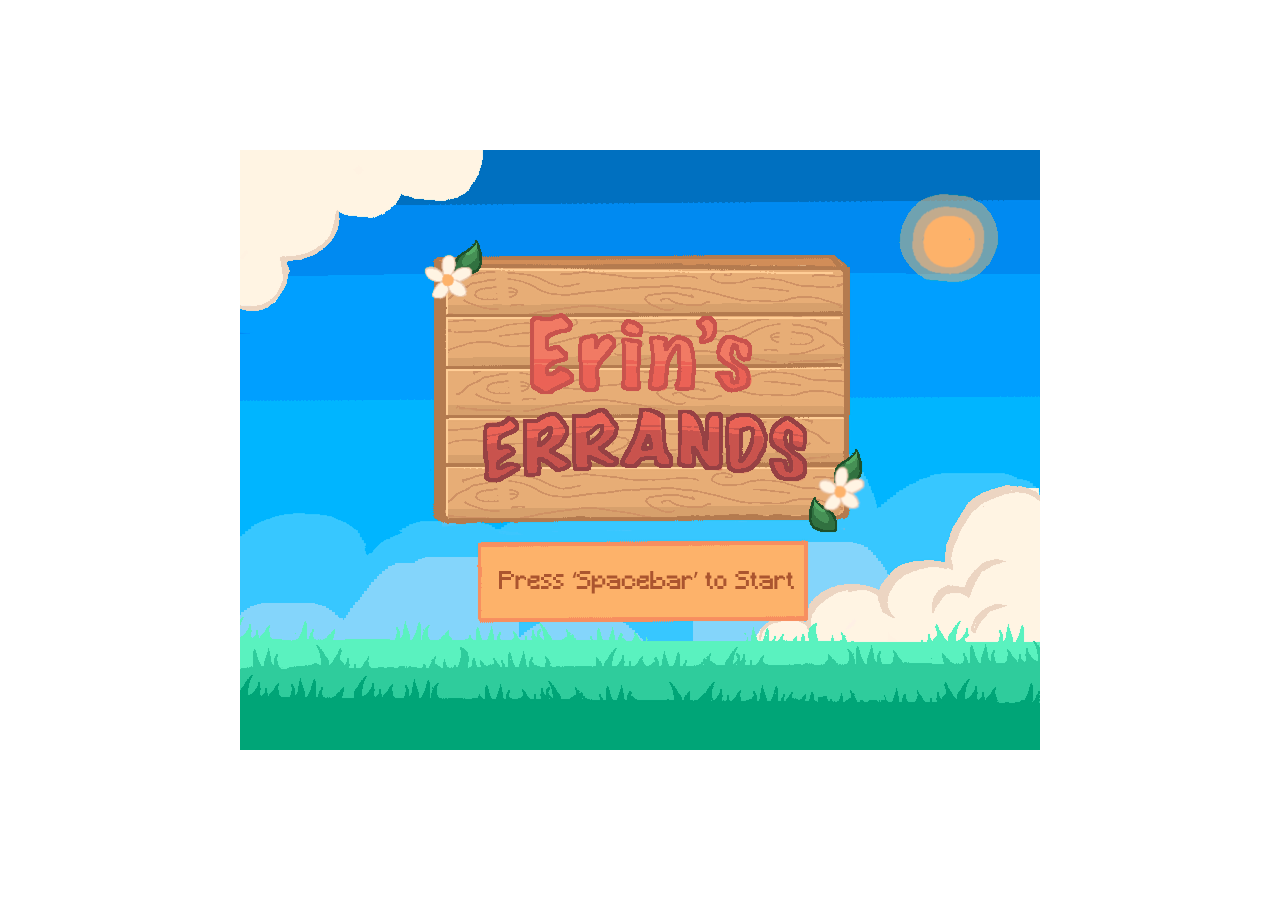
<file: index.html>
<!DOCTYPE html>
<html lang="en">
  <head>
    <meta charset="utf-8" />
    <meta name="viewport" content="width=device-width, initial-scale=1.0" />

    <title>Sketch</title>

    <link rel="stylesheet" type="text/css" href="style.css" />

    <script src="libraries/p5.min.js"></script>
    <script src="libraries/p5.sound.min.js"></script>

    <link rel="shortcut icon" href="#" />
  </head>

  <body>
    <script src="sketch.js"></script>
    <script src="drawcharacter.js"></script>
    <script src="drawbackground.js"></script>
    <script src="collisions.js"></script>
    <script src="drawui.js"></script>
    <script src="drawscreens.js"></script>
    <script src="somacheck.js"></script>
    <script src="playsound.js"></script>
    <script src="dialogue.js"></script>
  </body>
</html>
</file>
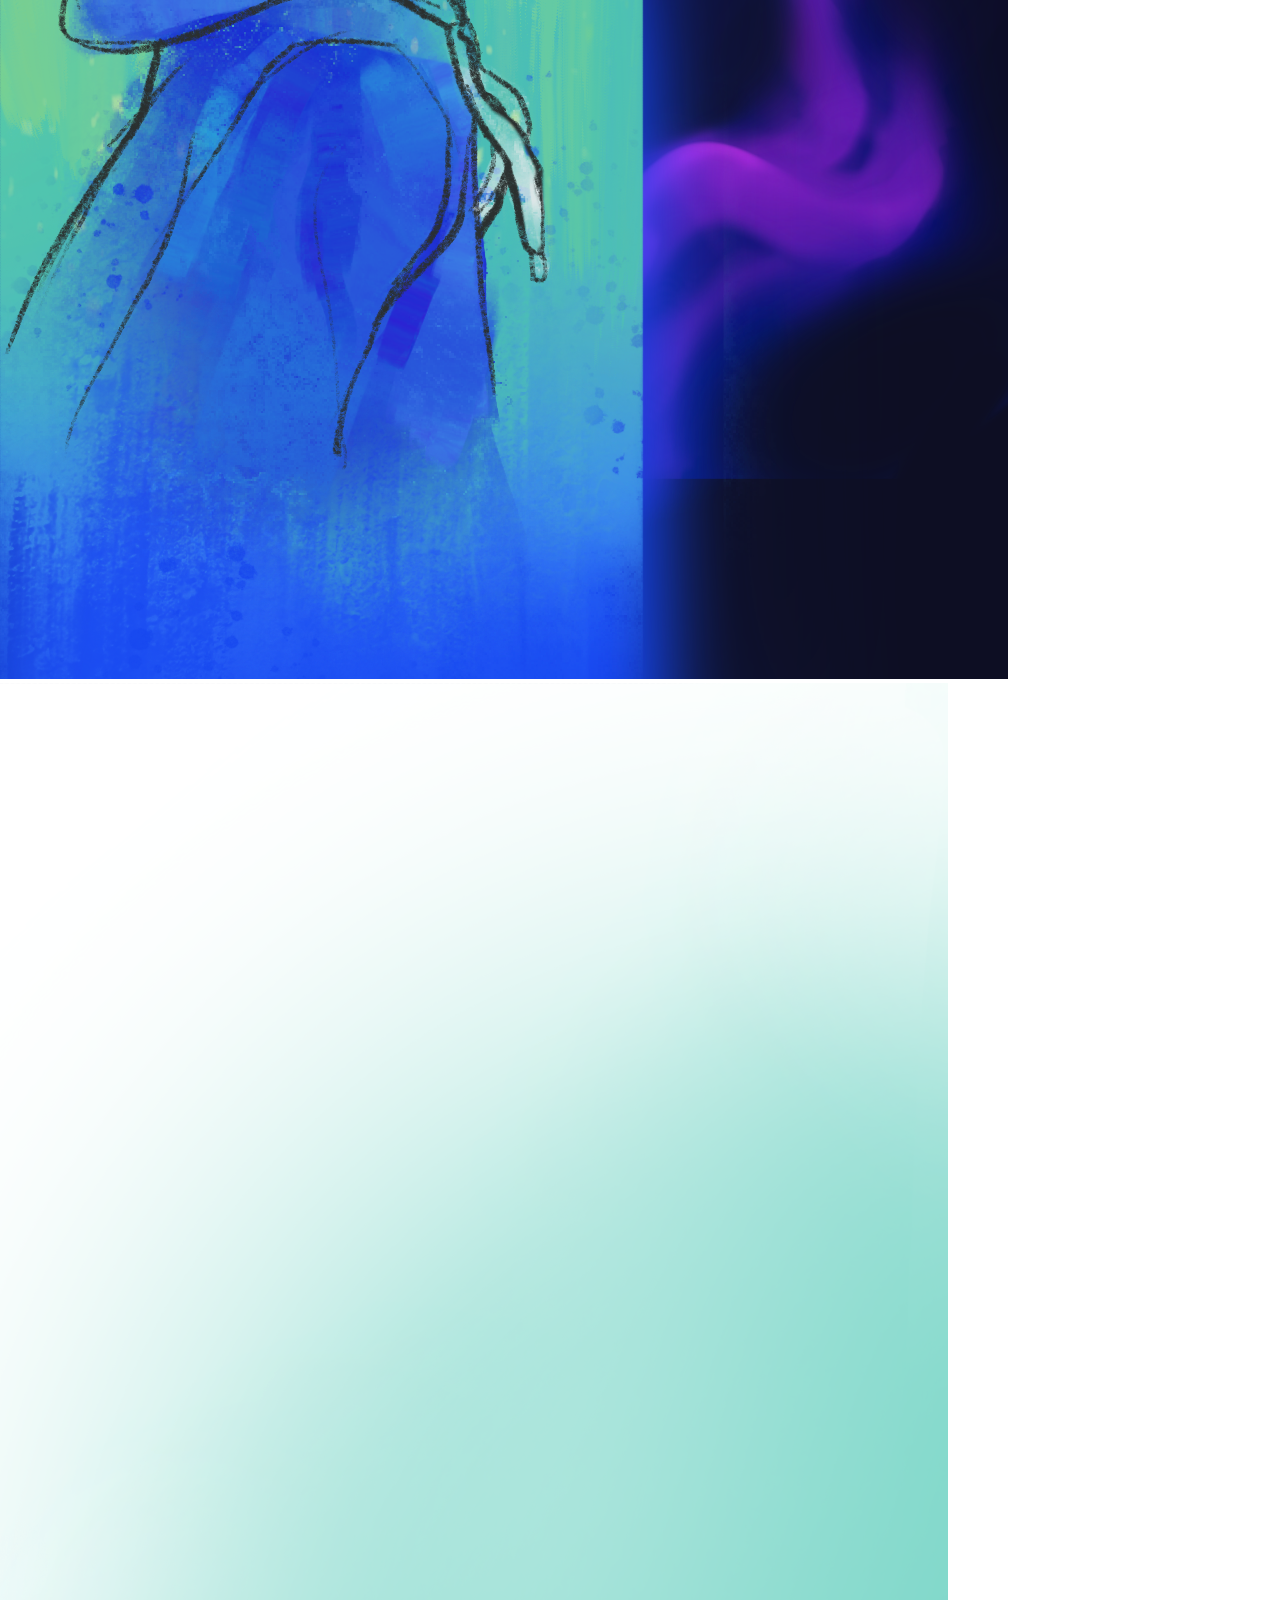
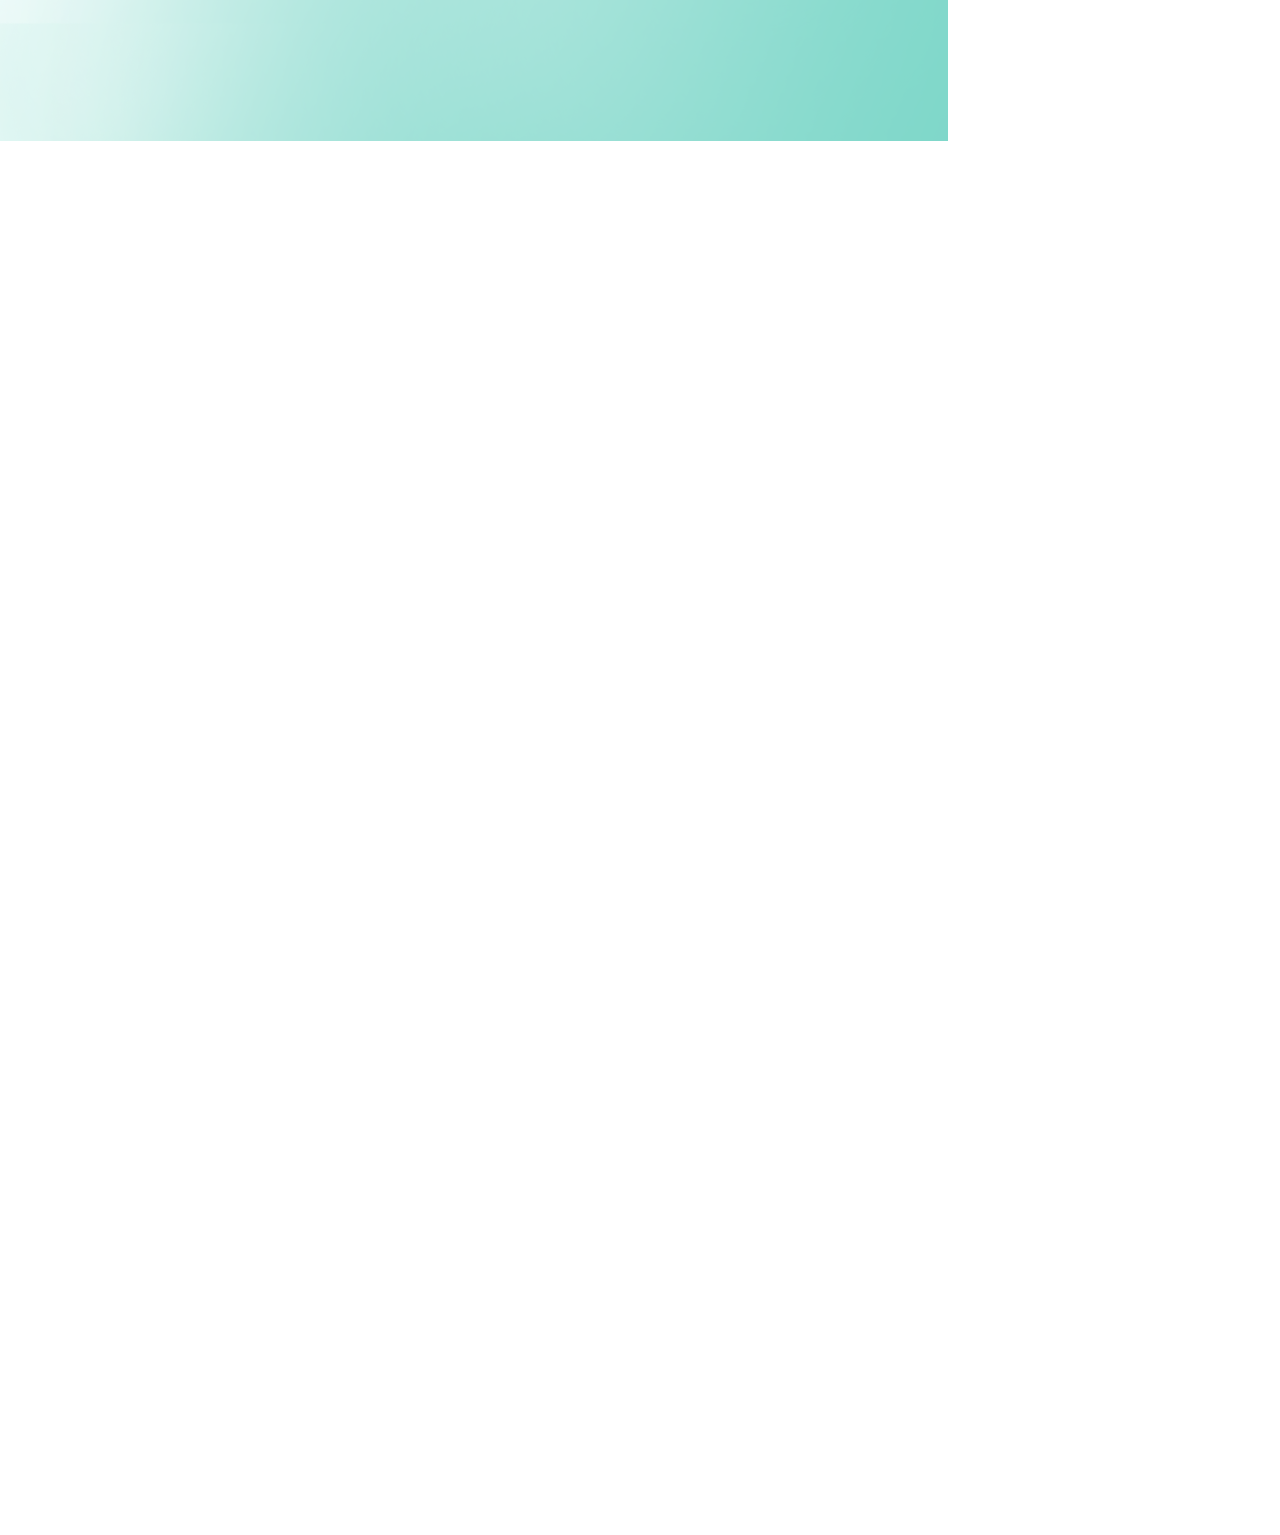
<file: home.html>
<!--please view at around 1200px and 500px-->
<!--note: I used <img> as backgrounds instead of background-image in CSS because I wanted to make 
the background be able to stretch for a responsive design-->
<!DOCTYPE html>
<html lang="en-ca">
    <head>
        <meta charset="UTF-8">
        <meta name="viewport" content="initial-scale=1.0, width=device-width">
        <title>Aaryn Xie</title>
        <link rel="stylesheet" href="style.css">
        <link rel="stylesheet" href="https://fonts.googleapis.com/css?family=Glass+Antiqua|Zeyada">
    </head>

    <body>
        <div class="website" id="home">
            <!--this is my header-->
            <div class="header">
                <img id="header-background" src="photos/headerbg.png"
                    alt="the header background: a white bar with colourful splashes of blue and purple">
                <a class="home-button" href="home.html"><img src="photos/headerhome.png"
                        alt="the home button: 3 sparkles" /></a>
                <div class="nav">
                    <ul>
                        <li><span class="aboutme"><a href="aboutme.html">About Me</a></span> </li>
                        <li><span class="portfolio"><a href="portfolio.html">Portfolio</a></span></li>
                    </ul>
                </div>
            </div>
            <div class="content">
                <!--this is the top section of my homescreen, displaying an image of a drawing of me and my name-->
                <div id="home-top">
                    <img id="home-background1" src="photos/home/homebg1.png"
                        alt="the top home background: a black background with swirls of purple">
                </div>
                <!--this is the bottom section of my homescreen, displaying a preview of my portfolio as well as a paragraph directing the view to my portfolio-->
                <div id="home-bottom">
                    <img id="home-background2" src="photos/home/homebg2.png"
                        alt="the bottom home background: a white background with colourful splashes of blue and purple">
                    <div id="home-bottom-content">
                        <!--the portfolio preview-->
                        <div id="home-bottom-left">
                            <img id="homeportfolio" src="photos/home/homeportfolio.png"
                                alt="a preview of my work included in my portfolio">
                        </div>
                        <!--the paragraph about my portfolio-->
                        <div id="home-bottom-right">
                            <h1 class="title" id="home-bottom-title">My Work</h1>
                            <p>I am an illustrator and graphic designer from Canada. I like to work with bright and vibrant
                                colours to tell a variety of different stories.</p>
                            <span class="portfolio"><a href="portfolio.html">Portfolio</a></span>
                        </div>
                    </div>
                </div>
            </div>
            <!--this is my footer-->
            <div class="footer">
                <p>©2023 Aaryn Xie</p>
                <div class="footer-images">
                    <a href="mailto:a34xie@uwaterloo.ca"><img src="photos/email logo.png" alt="email logo"></a>
                    <a target="_blank" href="https://www.instagram.com/rynn.illust/"><img src="photos/instagram logo.png"
                            alt="instagram logo"></a>
                </div>
            </div>
        </div>
    </body>
</html>
</file>
<file: style.css>
html,
body {
  margin: 0;
  padding: 0;
  display: flex;
  justify-content: center;
  align-items: center;
  height: 100vh;
  /* Full viewport height */
}

canvas {
  display: block;
}
</file>
